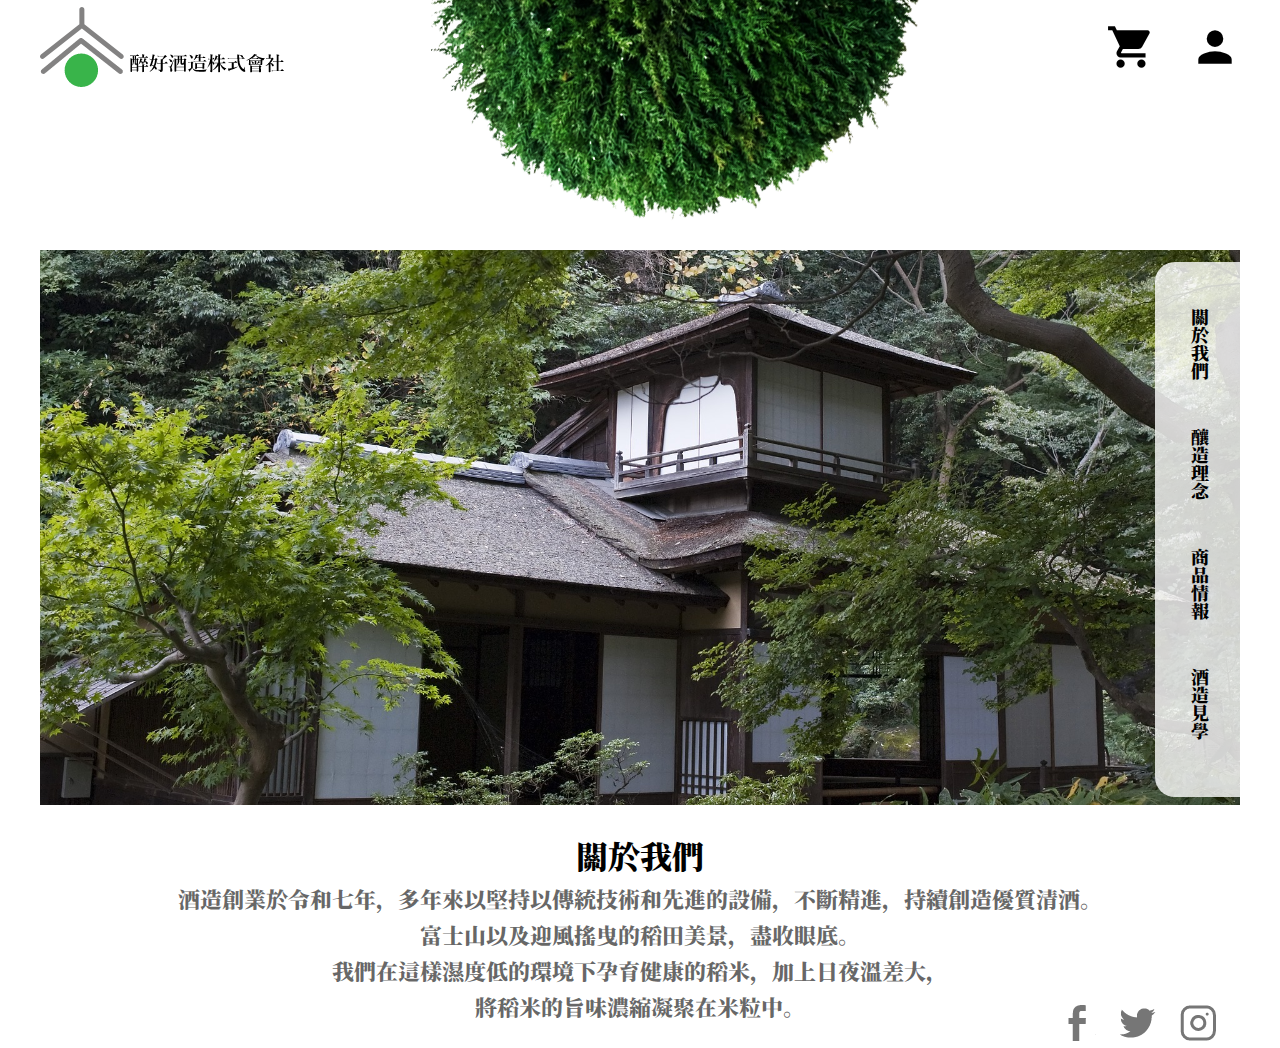
<file: about.html>
<!DOCTYPE html>
<html lang="en">
<head>
	<meta charset="UTF-8">
	<meta name="viewport" content="width=device-width, initial-scale=1.0">
	<link rel="stylesheet" href="css/about.css">
	<link rel="shortcut icon" type="image/x-icon" href="favicon-20210206034825620.png" />
	<link href="https://fonts.googleapis.com/icon?family=Material+Icons"
      rel="stylesheet">
   
	<title>醉好酒造株式會社</title>
</head>
<body>

	<div class="wrapper">

<!------------header ------------->

		<header>

			<a href="index.html" class="logo" title=""><img src="icon/LOGO@2x.png" alt=""></a>

			<div class="sugi"> <!-- =====球====== -->
			<!-- <img src="img/sugi_2@2x.png" alt=""> -->
			</div>
			
			<ul>
				<li><a href="product.html"><span class="material-icons">shopping_cart</span></a></li>
				<li><a href="#"><span class="material-icons">person</span></a></li>
			</ul>

		</header>

<!-- ------- 主照+主選單 ------------- -->

		<div class="main">

			<nav>
			<ul>
				<li><a href="about.html" title="">關於我們</a></li>

				<li><a href="concept.html" title="">釀造理念</a></li>

				<li><a href="product.html" title="">商品情報</a></li>

				<li><a href="tour.html" title="">酒造見學</a></li>
			</ul>
			</nav>
		

	<!----------------- 文字區 ------------->

		<article>
			<h1>關於我們</h1>

			<p>酒造創業於令和七年，多年來以堅持以傳統技術和先進的設備，不斷精進，持續創造優質清酒。<br>富士山以及迎風搖曳的稻田美景，盡收眼底。<br>
			我們在這樣濕度低的環境下孕育健康的稻米，加上日夜溫差大，<br>將稻米的旨味濃縮凝聚在米粒中。</p>
		
			<!-- <a href="#">Scroll</a> -->
			
		</article>

		</div>
			

		<!------------------ footer ------------------ -->

		<footer>
			<ul> 
				<li><a href="#" class="FB"></a></li>
				<li><a href="#" class="TB"></a></li>
				<li><a href="#" class="IG"></a></li>
			</ul>
			
		</footer>	

	</div>
	
</body>
</html>
</file>
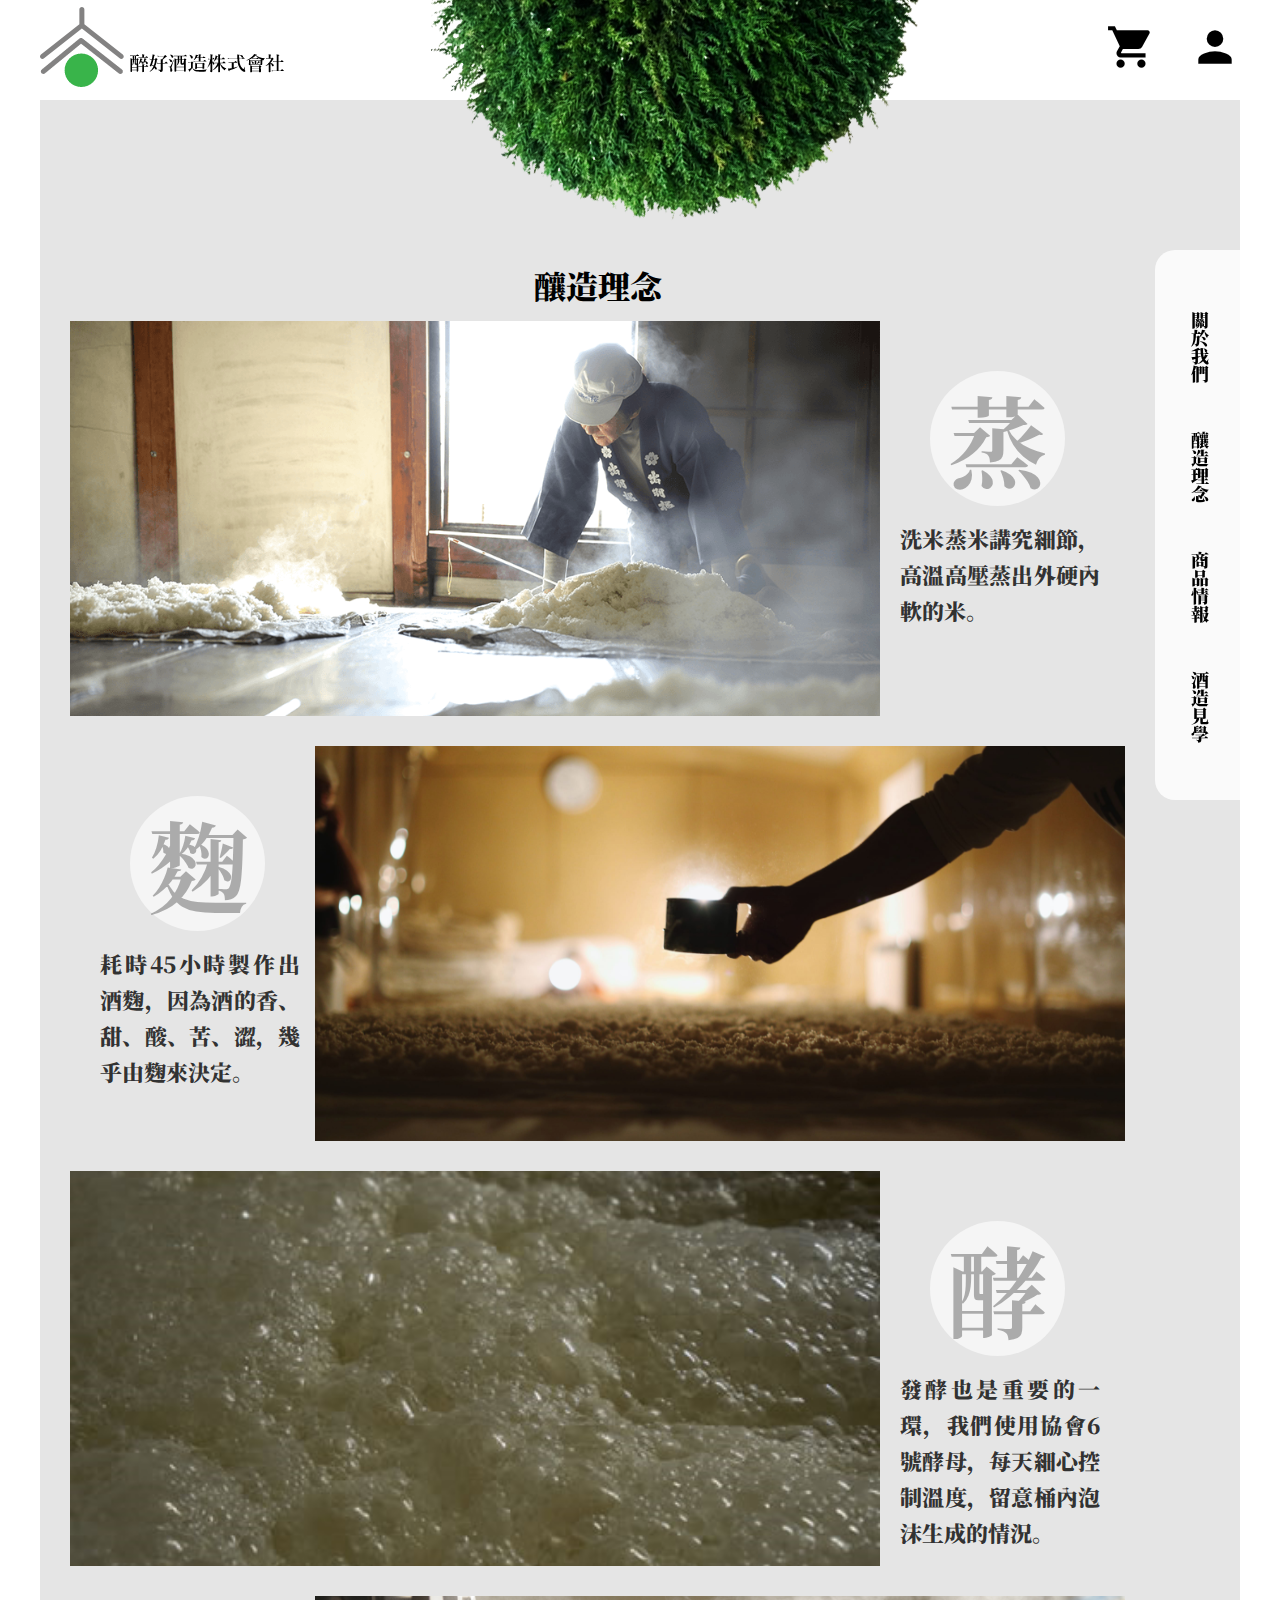
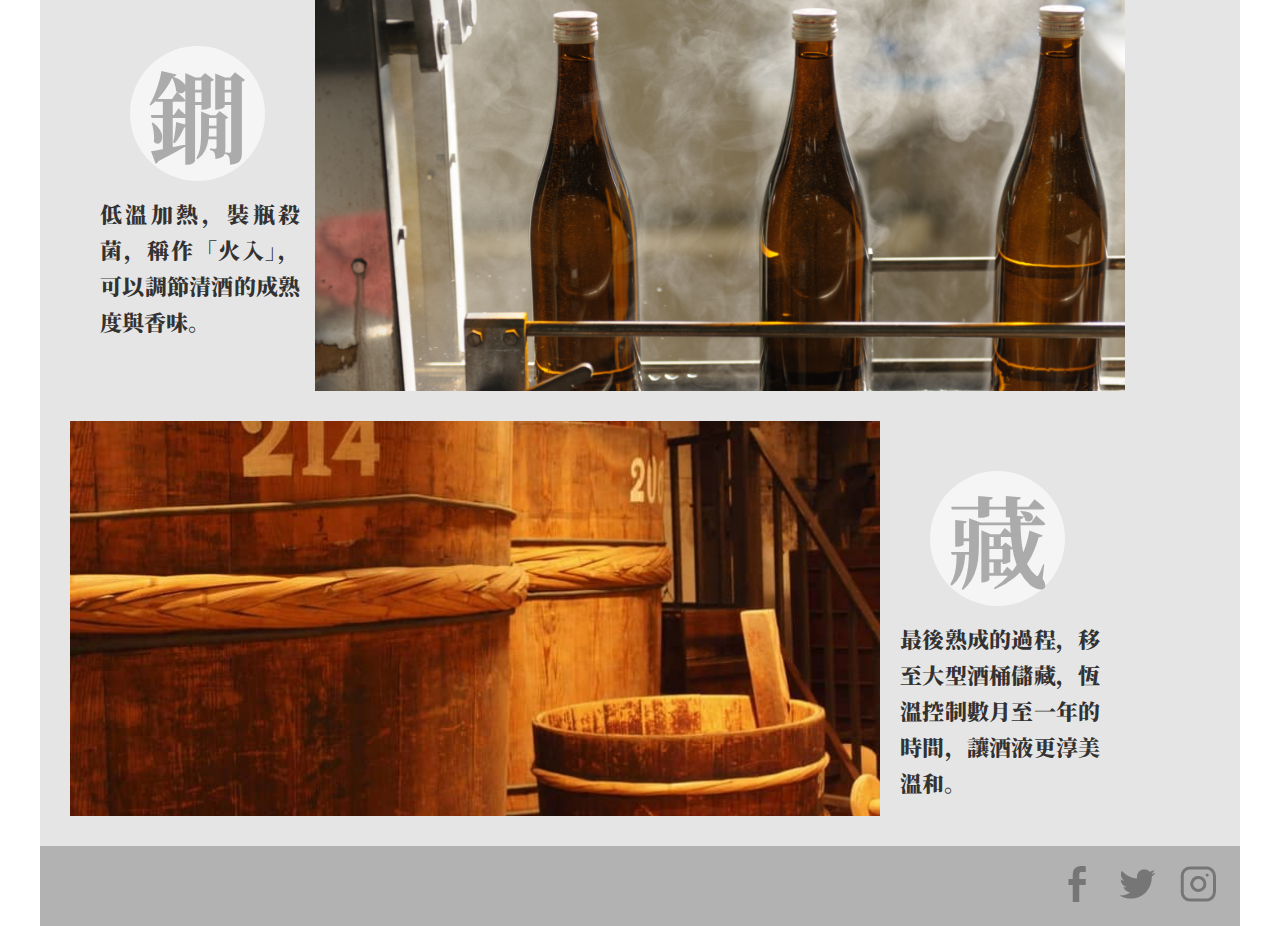
<file: concept.html>
<!DOCTYPE html>
<html lang="en">
<head>
	<meta charset="UTF-8">
	<meta name="viewport" content="width=device-width, initial-scale=1.0">
	<link rel="stylesheet" href="css/concept.css">
	<link rel="shortcut icon" type="image/x-icon" href="favicon-20210206034825620.png" />
	<link href="https://fonts.googleapis.com/icon?family=Material+Icons"
      rel="stylesheet">

	<title>醉好酒造株式會社</title>
</head>
<body>

	<div class="wrapper">

		<!------------ header---------->

		<header>
			<a href="index.html" class="logo" title=""><img src="icon/LOGO@2x.png" alt=""></a>

			<div class="sugi"> <!-- =====球====== -->
			<!-- <img src="img/sugi_2@2x.png" alt=""> -->
			</div>
			
			<ul>
				<li><a href="#"><span class="material-icons">shopping_cart</span></a></li>
				<li><a href="#"><span class="material-icons">person</span></a></li>
			</ul>

		</header>


		<!----------- 主照+主選單 ------------------>

		<div class="main">

			<nav>
				<ul>
				<li><a href="about.html" title="">關於我們</a></li>

				<li><a href="concept.html" title="">釀造理念</a></li>

				<li><a href="product.html" title="">商品情報</a></li>

				<li><a href="tour.html" title="">酒造見學</a></li>
				</ul>
			</nav>

		<!-- ----------文字區------------------>

		<article>
			<h1>釀造理念</h1>

			<section class="txt_1">
				<h2>蒸</h2>
				<p>洗米蒸米講究細節，高溫高壓蒸出外硬內軟的米。</p>
			</section>

			<section class="txt_2">
				<h2>麴</h2>
				<p>耗時45小時製作出酒麴，因為酒的香、甜、酸、苦、澀，幾乎由麴來決定。</p>
			</section>

			<section class="txt_3">
				<h2>酵</h2>
				<p>發酵也是重要的一環，我們使用協會6號酵母，每天細心控制溫度，留意桶內泡沫生成的情況。</p>
			</section>

			<section class="txt_4">
				<h2>鐗</h2>
				<p>低溫加熱，裝瓶殺菌，稱作「火入」，可以調節清酒的成熟度與香味。</p>
			</section>

				<section class="txt_5">
				<h2>藏</h2>
				<p>最後熟成的過程，移至大型酒桶儲藏，恆溫控制數月至一年的時間，讓酒液更淳美溫和。</p>
			</section>

		</article>

		</div>

		<!--------------- footer ----------->

		<footer>
			<ul> 
				<li><a href="#" class="FB"></a></li>
				<li><a href="#" class="TB"></a></li>
				<li><a href="#" class="IG"></a></li>
			</ul>
			
		</footer>
		




	</div>
	
</body>
</html>
</file>
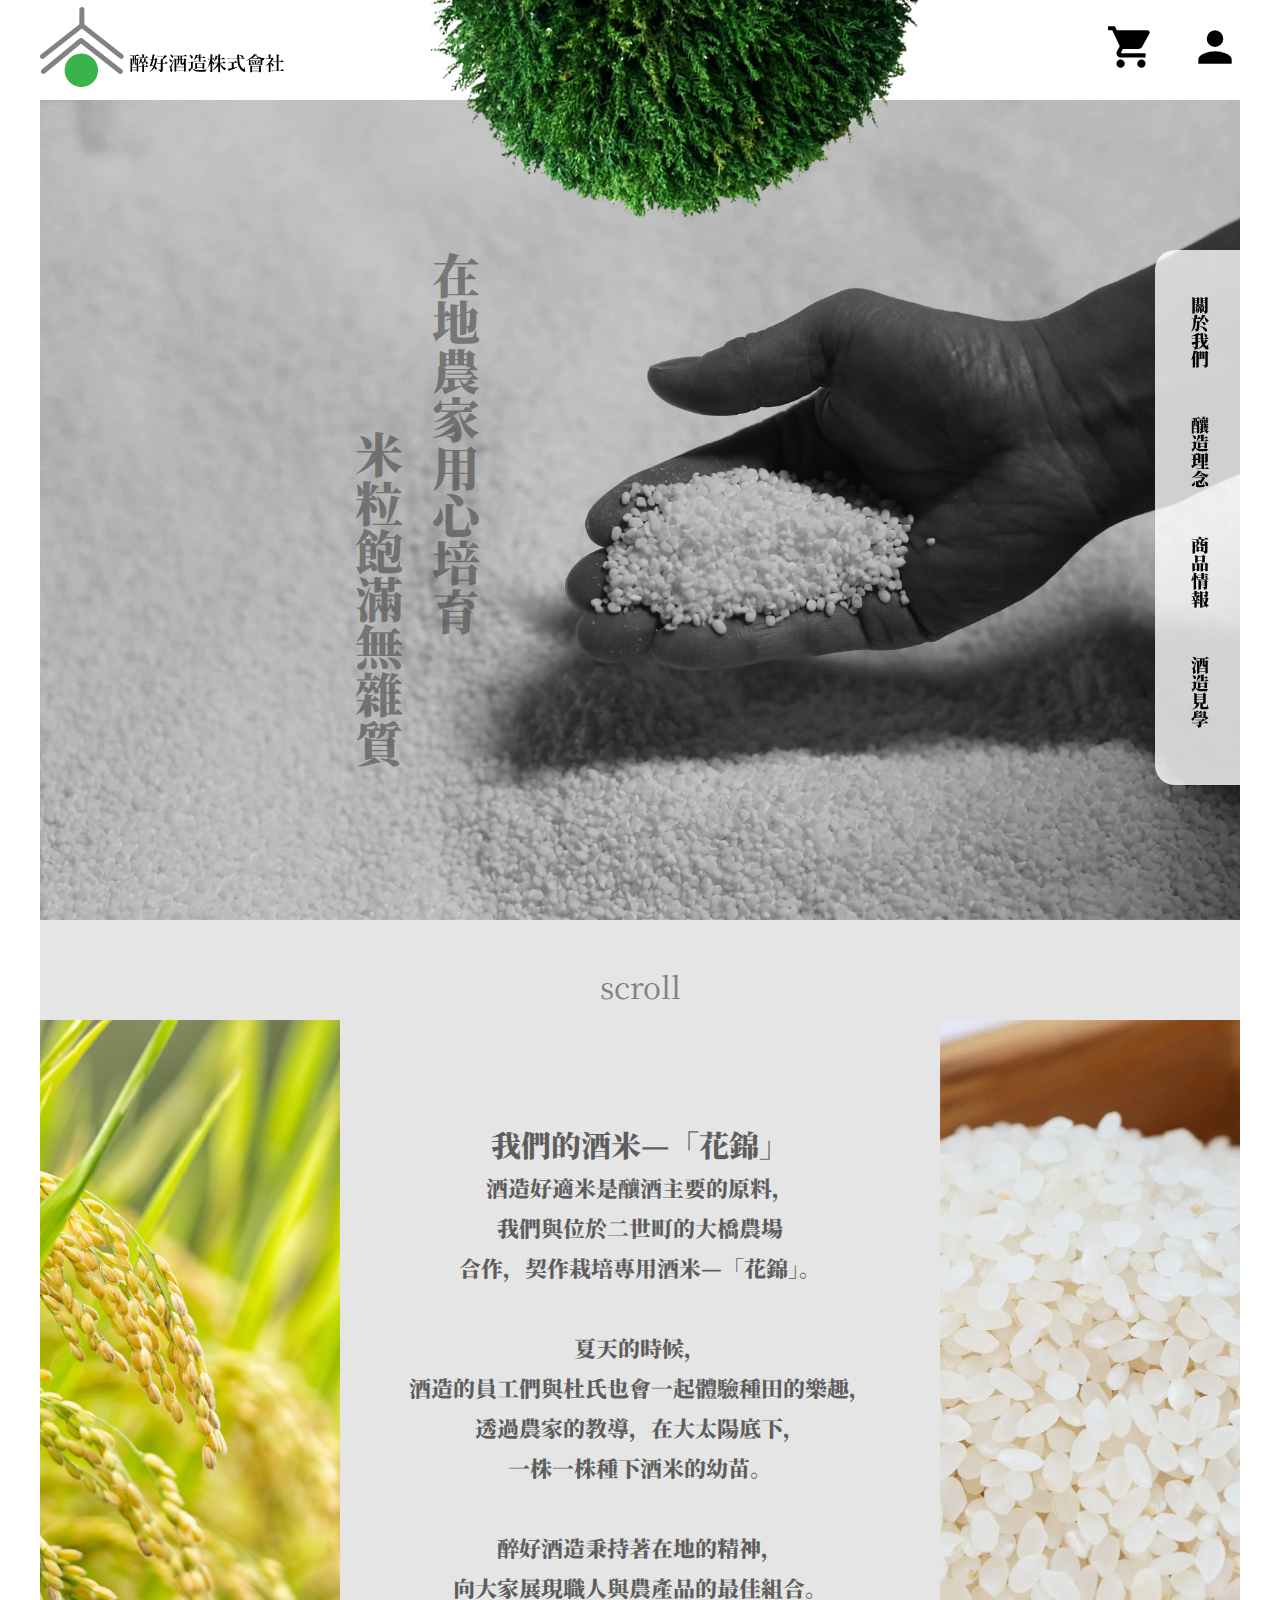
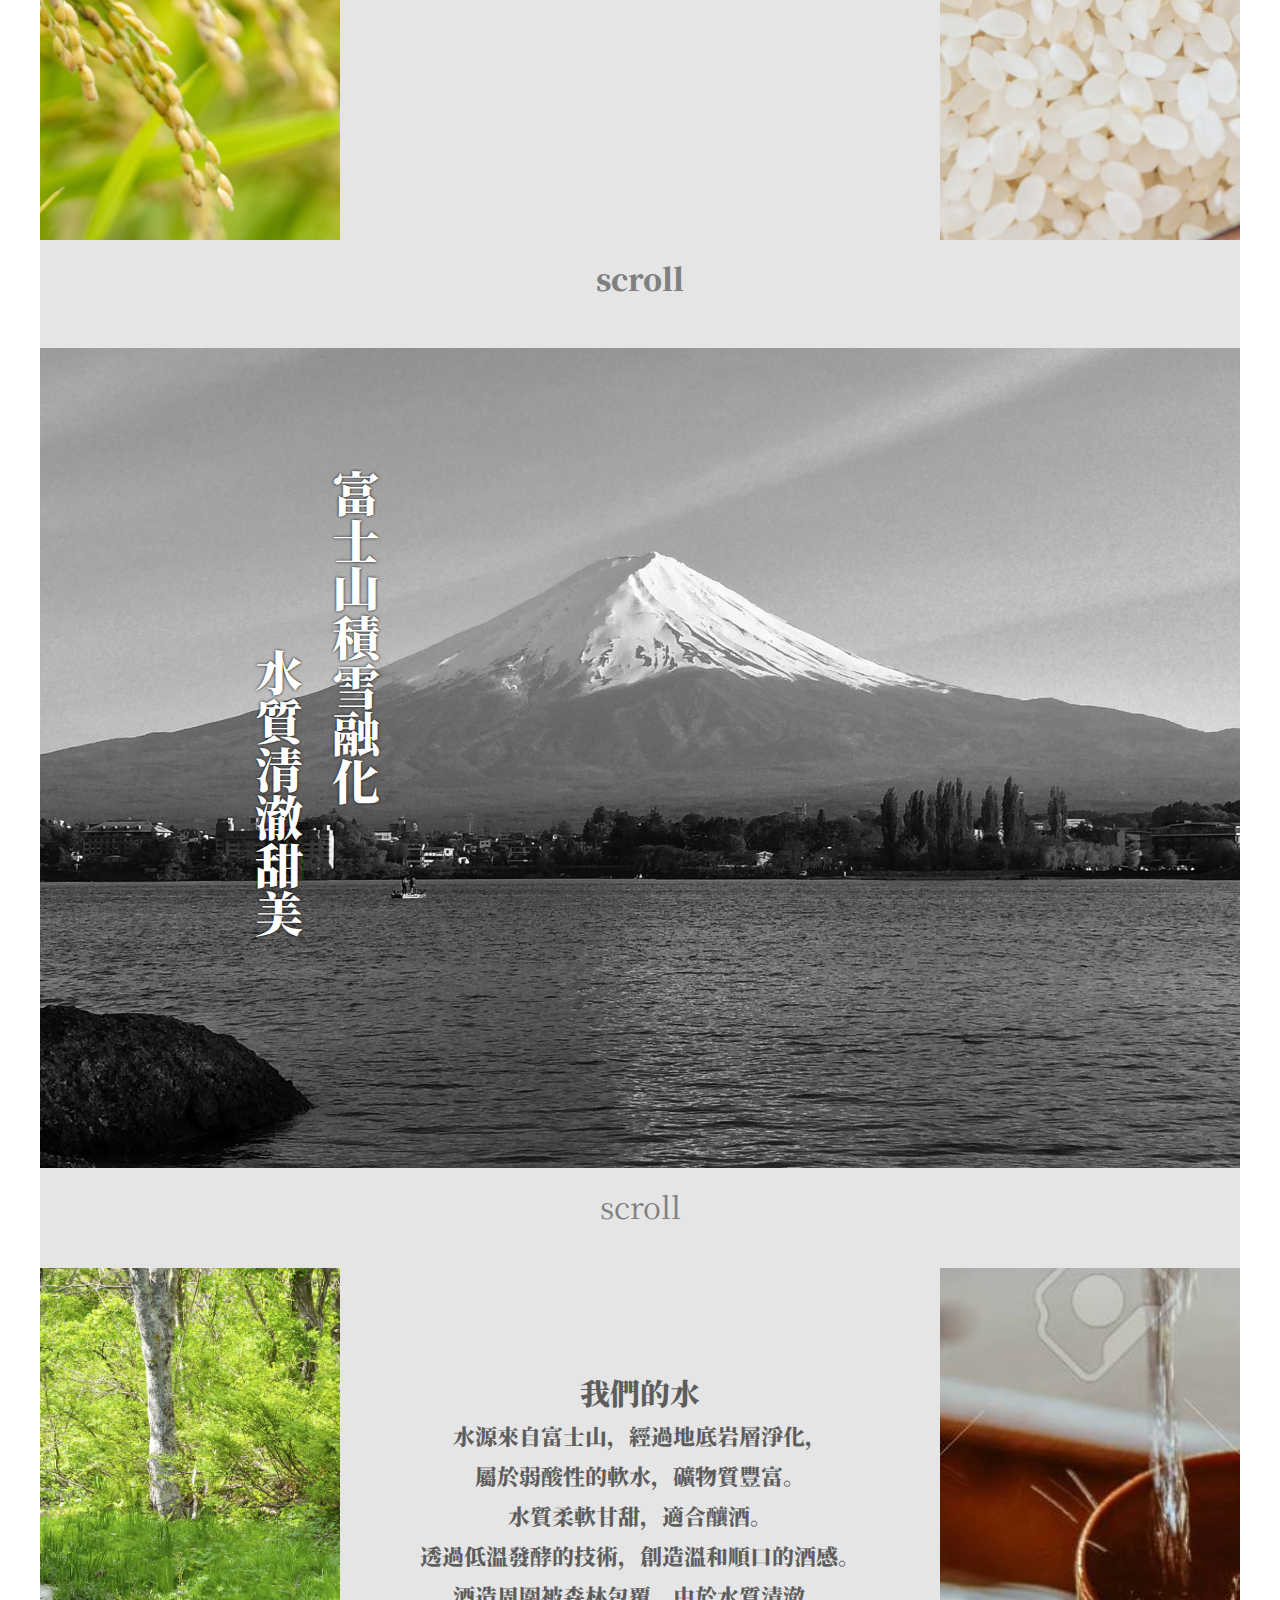
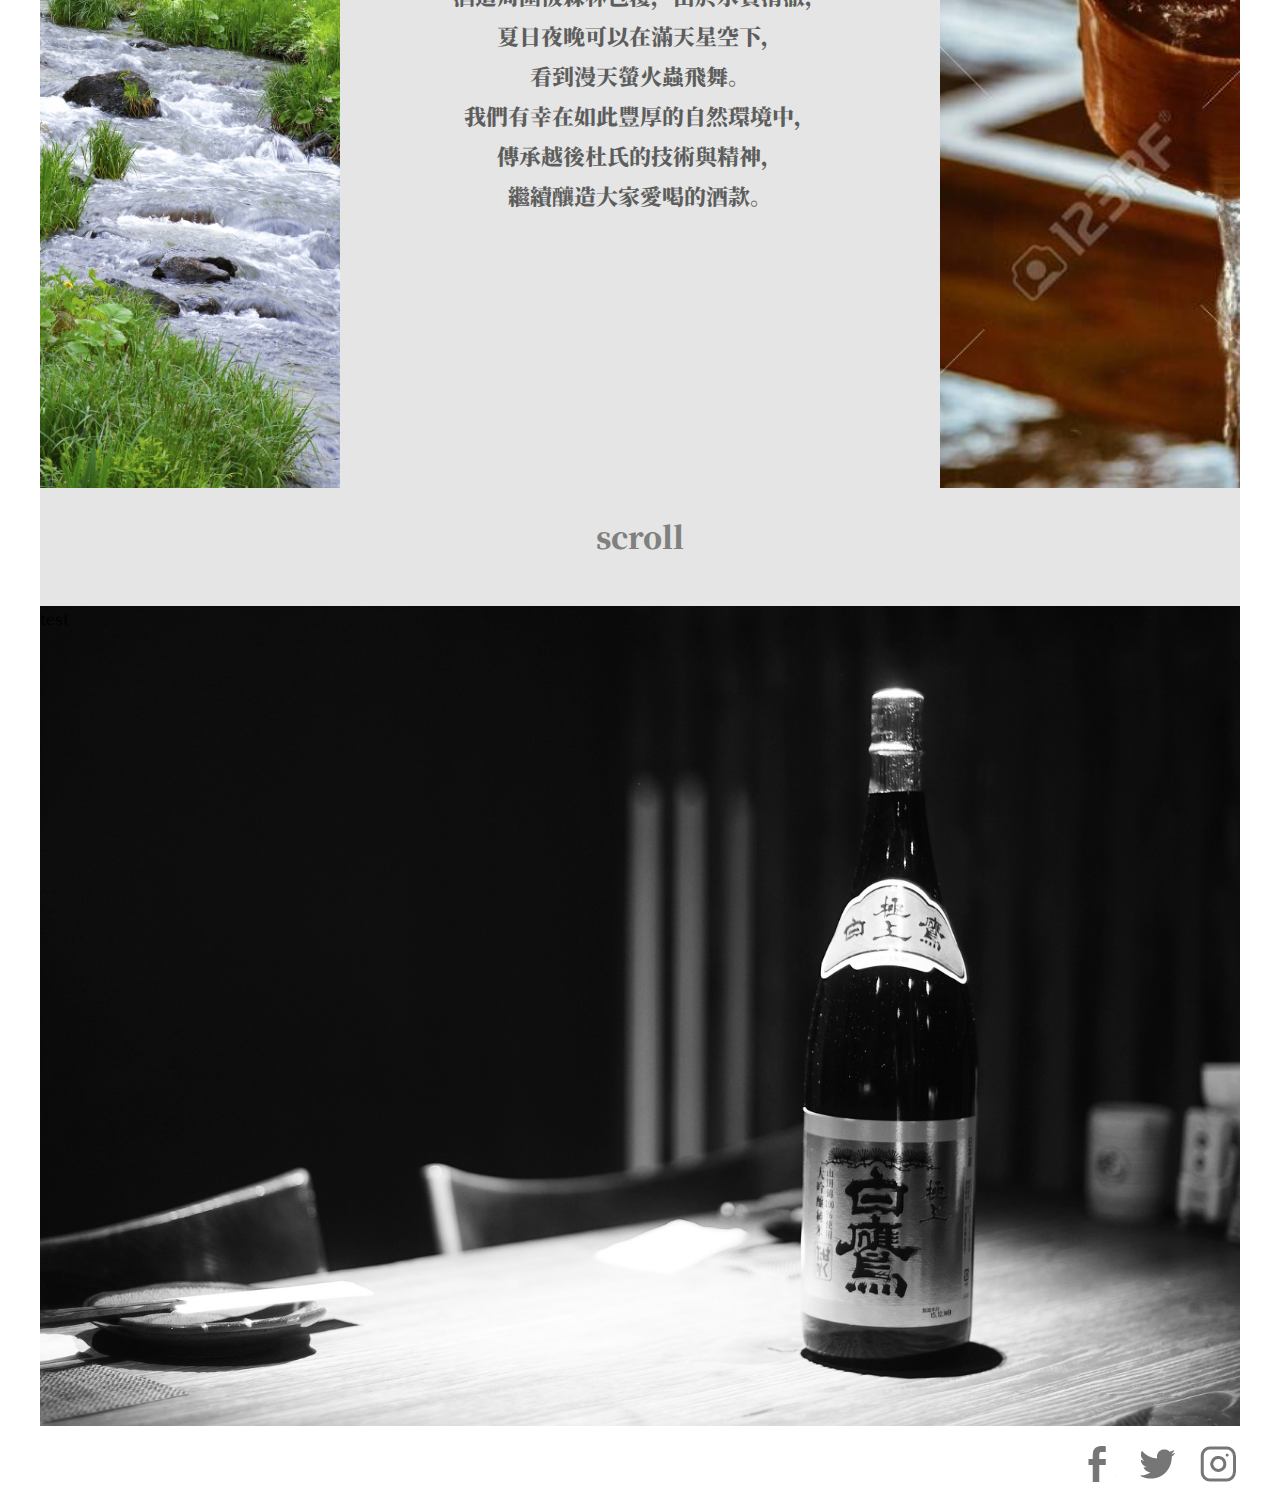
<file: index_2.html>
<!DOCTYPE html>
<html lang="en">
<head>
	<meta charset="UTF-8">
	<meta name="viewport" content="width=device-width, initial-scale=1.0">
	<link rel="stylesheet" href="css/index_2.css">
	<link rel="shortcut icon" type="image/x-icon" href="favicon-20210206034825620.png" />
	<link href="https://fonts.googleapis.com/icon?family=Material+Icons"
      rel="stylesheet">
	
	<title>醉好酒造株式會社</title>
</head>
<body>

	<div class="wrapper">

<!------------------ header ------------------>

		<header>

			<a href="index.html" class="logo" title=""><img src="icon/LOGO@2x.png" alt=""></a>

			<div class="sugi"> <!-- =====球====== -->
			<!-- <img src="img/sugi_2@2x.png" alt=""> -->
			</div>
			
			<ul>
				<li><a href="#"><span class="material-icons">shopping_cart</span></a></li>
				<li><a href="#"><span class="material-icons">person</span></a></li>
			</ul>

		</header>
		

<!------------- 主照+主選單 --------------->

		<div class="main">

			<nav>
				<ul>
				<li><a href="about.html" title="">關於我們</a></li>

				<li><a href="concept.html" title="">釀造理念</a></li>

				<li><a href="product.html" title="">商品情報</a></li>

				<li><a href="tour.html" title="">酒造見學</a></li>
				</ul>
			</nav>

			<article>

			<section class="rice">
				<h1>在地農家用心培育<br>&nbsp;&nbsp;&nbsp;&nbsp;&nbsp;&nbsp;&nbsp;&nbsp;&nbsp;&nbsp;&nbsp;&nbsp;&nbsp;&nbsp;&nbsp;米粒飽滿無雜質</h1>
				<a href="#">scroll</a>
			</section>


			<section class="rice2">

				<a href="#"><img src="img/rice_L@2x.png"  id="rice_L"></a>

				<a href="#"><img src="img/rice_R@2x.png" id="rice_R"></a>

				<h2>我們的酒米—「花錦」</h2>
				<p>酒造好適米是釀酒主要的原料，<br>我們與位於二世町的大橋農場<br>合作，契作栽培專用酒米—「花錦」。<br>
				<br>
				夏天的時候，<br>酒造的員工們與杜氏也會一起體驗種田的樂趣，<br>透過農家的教導，在大太陽底下，<br>一株一株種下酒米的幼苗。<br>
				<br>
				醉好酒造秉持著在地的精神，<br>向大家展現職人與農產品的最佳組合。<br>
				</p>

				</section>

			<section class="water">

				<h1>富士山積雪融化<br>&nbsp;&nbsp;&nbsp;&nbsp;&nbsp;&nbsp;&nbsp;&nbsp;&nbsp;&nbsp;&nbsp;&nbsp;&nbsp;&nbsp;&nbsp;水質清澈甜美</h1>
				<a href="#">scroll</a>
			</section>

			<section class="water2">

				<a href="#"><img src="img/water_L@2x.png"  id="water_L"></a>

				<a href="#"><img src="img/water_R@2x.png" id="water_R"></a>

				<h2>我們的水</h2>
				<p>水源來自富士山，經過地底岩層淨化，<br>屬於弱酸性的軟水，礦物質豐富。<br>
				水質柔軟甘甜，適合釀酒。<br>
				透過低溫發酵的技術，創造溫和順口的酒感。<br>

				酒造周圍被森林包覆，由於水質清澈，<br>
				夏日夜晚可以在滿天星空下，<br>
				看到漫天螢火蟲飛舞。<br>

				我們有幸在如此豐厚的自然環境中，<br>
				傳承越後杜氏的技術與精神，<br>
				繼續釀造大家愛喝的酒款。<br>	
				</p>	
				
			</section>

			<section class="product">

				<h1>test</h1>

			</section>
			
			</article>

		</div>

<!-------------- footer -------------->

		<footer>
			<ul> 
				<li><a href="#" class="FB"></a></li>
				<li><a href="#" class="TB"></a></li>
				<li><a href="#" class="IG"></a></li>
			</ul>
			
		</footer>

	</div>

</body>
</html>
</file>
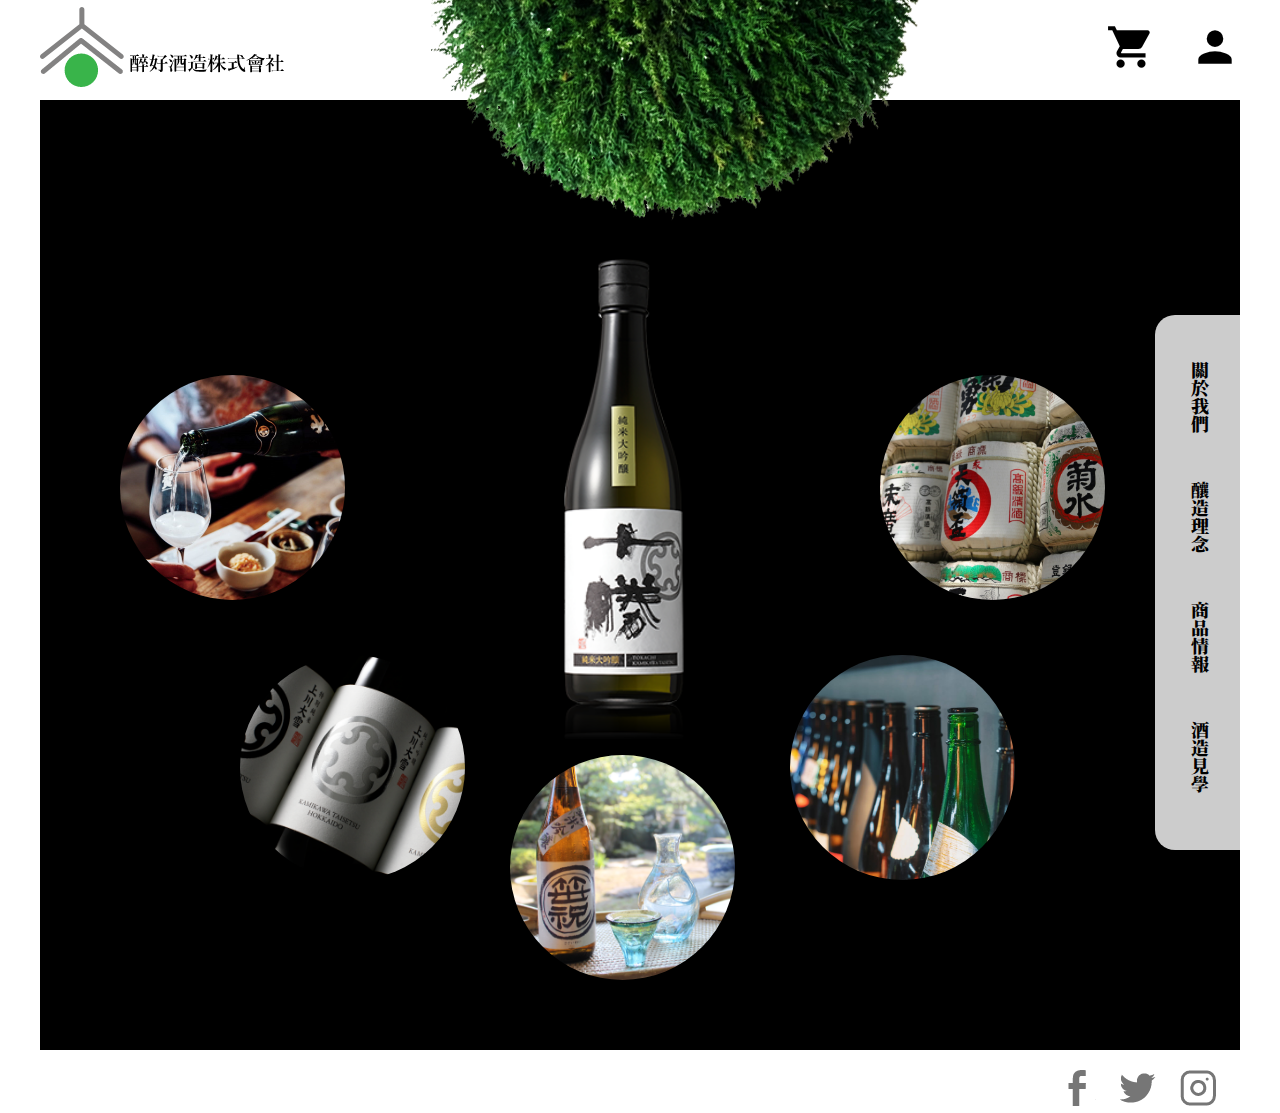
<file: product.html>
<!DOCTYPE html>
<html lang="en">
<head>
	<meta charset="UTF-8">
	<meta name="viewport" content="width=device-width, initial-scale=1.0">
	<link rel="stylesheet" href="css/product.css">
	<link rel="shortcut icon" type="image/x-icon" href="favicon-20210206034825620.png" />
	<link href="https://fonts.googleapis.com/icon?family=Material+Icons"
      rel="stylesheet">
	
	<title>醉好酒造株式會社</title>
</head>
<body>

	<div class="wrapper">

<!----------------- header -------------------->

	<header>

			<a href="index.html" class="logo" title=""><img src="icon/LOGO@2x.png" alt=""></a>

			<div class="sugi"> <!-- =====球====== -->
			<!-- <img src="img/sugi_2@2x.png" alt=""> -->
			</div>
			
			<ul>
				<li><a href="#"><span class="material-icons">shopping_cart</span></a></li>
				<li><a href="#"><span class="material-icons">person</span></a></li>
			</ul>

	</header>

<!------------------ 主照+主選單 ----------------->

		<div class="main">

			<nav>
			<ul>
				<li><a href="about.html" title="">關於我們</a></li>
				<li><a href="concept.html" title="">釀造理念</a></li>
				<li><a href="product.html" title="">商品情報</a></li>
				<li><a href="tour.html" title="">酒造見學</a></li>
			</ul>
			</nav>

			<!-- 產品區 -->

			<div class="Photo">

			<img src="img/product_2@2x.png" alt="">

			<section>
			<a href="product_2.html"><img src="img/P1@2x.png" alt=""></a>
			<h1>吟釀</h1>
			</section>

			<section>
			<a href="product_2.html"><img src="img/P2@2x.png" alt=""></a>
			<h1>本釀造</h1>
			</section>

			<section>
			<a href="product_2.html"><img src="img/P3@2x.png" alt=""></a>
			<h1>季節限定</h1>
			</section>

			<section>
			<a href="product_2.html"><img src="img/P4@2x.png" alt=""></a>
			<h1>純米</h1>
			</section>

			<section>
			<a href="product_2.html"><img src="img/P5@2x.png" alt=""></a>
			<h1>普通酒</h1>
			</section>
			
			</div>
		
		</div>
			
<!--------------- footer-------------------->

		<footer>
			<ul> 
				<li><a href="#" class="FB"></a></li>
				<li><a href="#" class="TB"></a></li>
				<li><a href="#" class="IG"></a></li>
			</ul>
			
		</footer>
		

	</div>
	
</body>
</html>
</file>
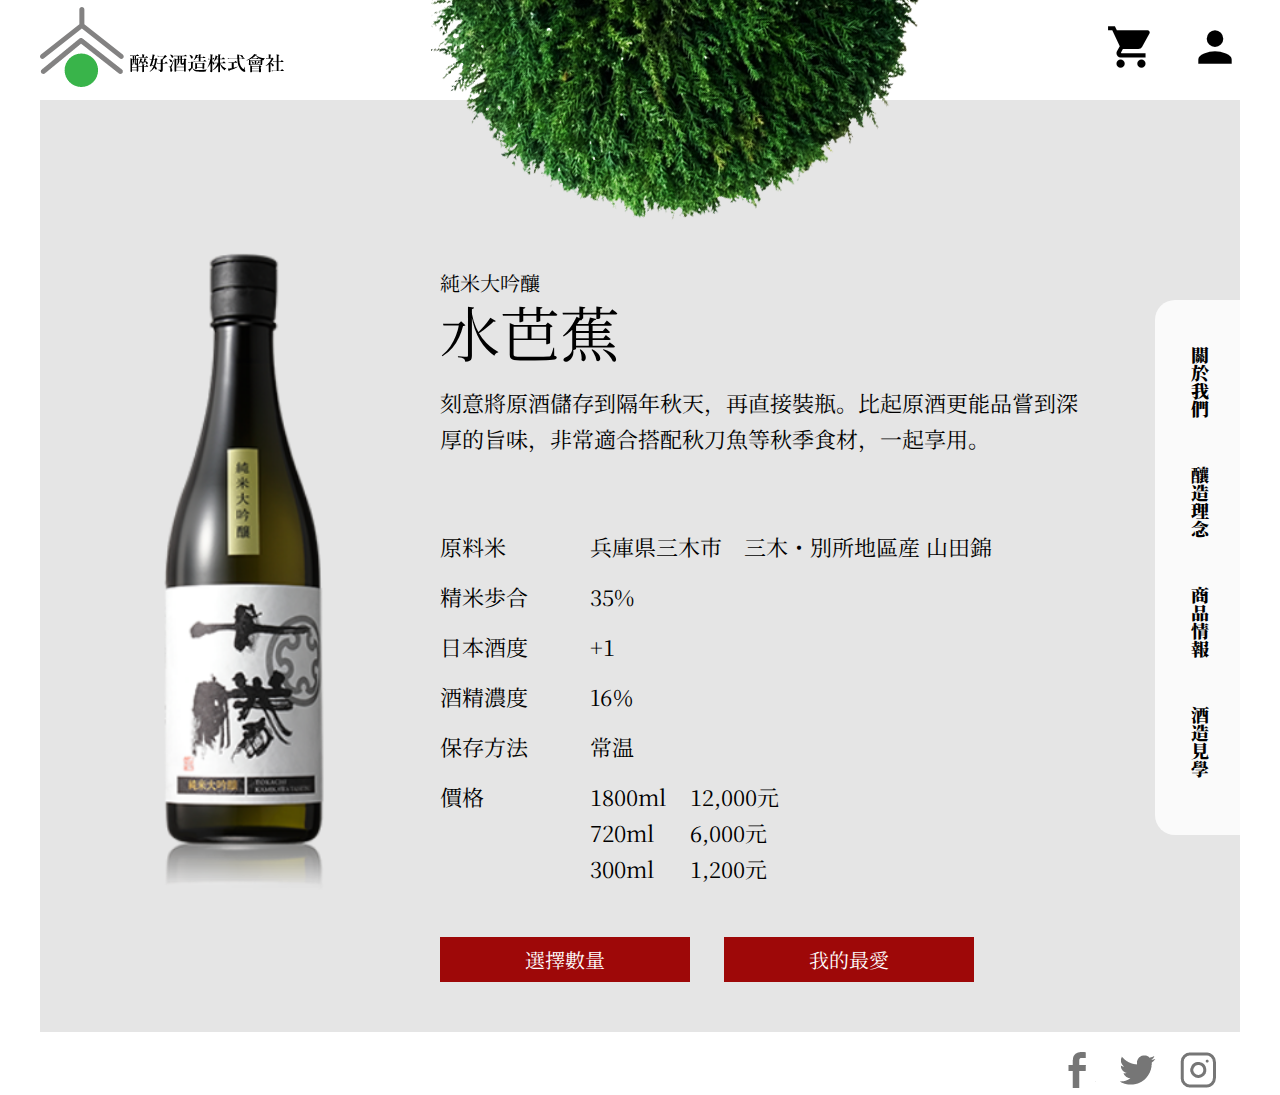
<file: product_2.html>
<!DOCTYPE html>
<html lang="en">
<head>
	<meta charset="UTF-8">
	<meta name="viewport" content="width=device-width, initial-scale=1.0">
	<link rel="stylesheet" href="css/product_2.css">
	<link rel="shortcut icon" type="image/x-icon" href="favicon-20210206034825620.png" />
	<link href="https://fonts.googleapis.com/icon?family=Material+Icons"
      rel="stylesheet">
	
	<title>醉好酒造株式會社</title>
</head>
<body>

	<div class="wrapper">

<!------------------- header -------------------->

	<header>

			<a href="index.html" class="logo" title=""><img src="icon/LOGO@2x.png" alt=""></a>

			<div class="sugi"> <!-- =====球====== -->
			<!-- <img src="img/sugi_2@2x.png" alt=""> -->
			</div>
			
			<ul>
				<li><a href="#"><span class="material-icons">shopping_cart</span></a></li>
				<li><a href="#"><span class="material-icons">person</span></a></li>
			</ul>

	</header>

<!---------------- 主照+主選單 ------------------->

		<div class="main">

			<nav>
			<ul>
				<li><a href="about.html" title="">關於我們</a></li>
				<li><a href="concept.html" title="">釀造理念</a></li>
				<li><a href="product.html" title="">商品情報</a></li>
				<li><a href="tour.html" title="">酒造見學</a></li>
			</ul>
			</nav>
			<!-------- 文字區 ----->

			<article>

			<h1><span>純米大吟釀</span>水芭蕉</h1>
			<br>
			<p>刻意將原酒儲存到隔年秋天，再直接裝瓶。比起原酒更能品嘗到深厚的旨味，非常適合搭配秋刀魚等秋季食材，一起享用。</p>
			<br>
			<br>
			<table>
				<tr>
					<th>原料米</th>
					<td>兵庫県三木市　三木・別所地區産  山田錦</td>
				</tr>
				<tr>
					<th>精米歩合</th>
					<td>35%</td>
				</tr>
				<tr>
					<th>日本酒度</th>
					<td>+1</td>
				</tr>
				<tr>
					<th>酒精濃度</th>
					<td>16％</td>
				</tr>
				<tr>
					<th>保存方法</th>
					<td>常温</td>
				</tr>
				<tr>
					<th>價格</th>
					<td> 1800ml&nbsp;&nbsp;&nbsp;&nbsp;12,000元<br>720ml&nbsp;&nbsp;&nbsp;&nbsp;&nbsp;&nbsp;6,000元<br>300ml&nbsp;&nbsp;&nbsp;&nbsp;&nbsp;&nbsp;1,200元
				</td>
				</tr>
			</table>

			</article>

			<a href="#" class="number">選擇數量</a>
			<a href="#" class="love">我的最愛</a>

		</div>
			

<!---------------- footer ------------------>

	<footer>
			<ul> 
				<li><a href="#" class="FB"></a></li>
				<li><a href="#" class="TB"></a></li>
				<li><a href="#" class="IG"></a></li>
			</ul>
			
	</footer>
		

	</div>
	
</body>
</html>
</file>
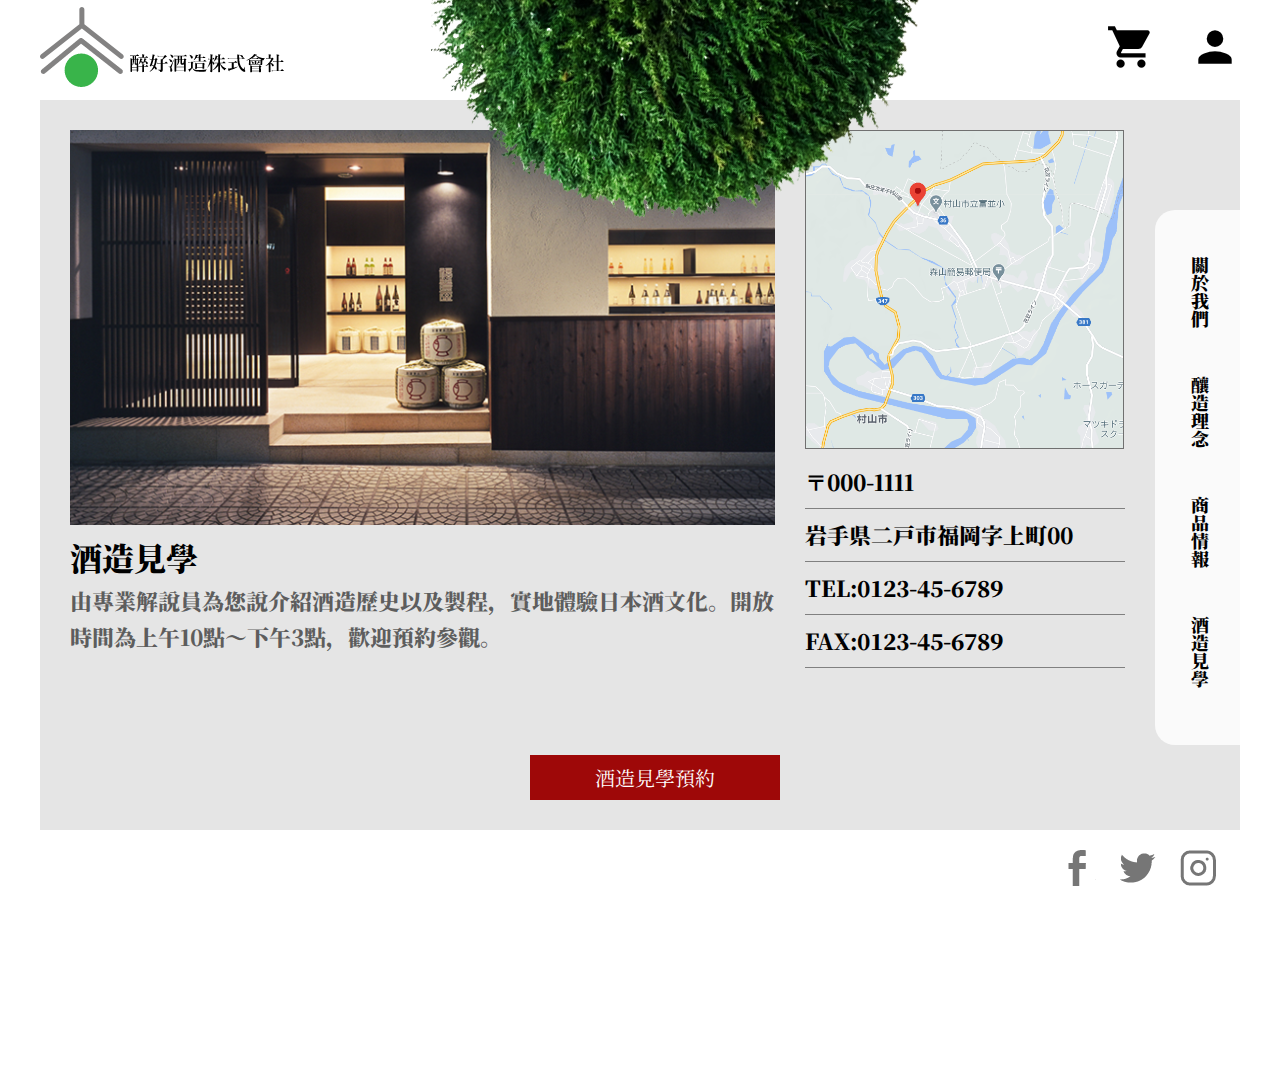
<file: tour.html>
<!DOCTYPE html>
<html lang="en">
<head>
	<meta charset="UTF-8">
	<meta name="viewport" content="width=device-width, initial-scale=1.0">
	<link rel="stylesheet" href="css/tour.css">
	<link rel="shortcut icon" type="image/x-icon" href="favicon-20210206034825620.png" />
	<link href="https://fonts.googleapis.com/icon?family=Material+Icons"
      rel="stylesheet">
 
	
	<title>醉好酒造株式會社</title>
</head>
<body>

	<div class="wrapper">

<!-------------- header--------------------->

		<header>
			<a href="index.html" class="logo" title=""><img src="icon/LOGO@2x.png" alt=""></a>

			<div class="sugi"> <!-- =====球====== -->
			<!-- <img src="img/sugi_2@2x.png" alt=""> -->
			</div>
			
			<ul>
				<li><a href="#"><span class="material-icons">shopping_cart</span></a></li>
				<li><a href="#"><span class="material-icons">person</span></a></li>
			</ul>

		</header>

<!------------------- 主照+主選單 --------------->
<div class="back">

		<div class="main">

			<nav>
			<ul>
				<li><a href="about.html" title="">關於我們</a></li>
				<li><a href="concept.html" title="">釀造理念</a></li>
				<li><a href="product.html" title="">商品情報</a></li>
				<li><a href="tour.html" title="">酒造見學</a></li>
			</ul>
			</nav>

		<!----------------- 文字區 ------------->

		<article class="txt">
			<img src="img/tourimage@2x.png" alt="">
			<h1>酒造見學</h1>
			<p>由專業解說員為您說介紹酒造歷史以及製程，實地體驗日本酒文化。開放時間為上午10點～下午3點，歡迎預約參觀。</p>
		
		</article>

		<article class="map">
			<img src="img/tourmap@2x.png" alt="">
			<p>〒000-1111</p>
			<p>岩手県二戸市福岡字上町00</p>
			<p>TEL:0123-45-6789</p>
			<p>FAX:0123-45-6789</p>
			
		</article>

	</div>

	<a href="#" class="tour">酒造見學預約</a>

</div>		

<!------------------- footer------------------->

		<footer>
			<ul> 
				<li><a href="#" class="FB"></a></li>
				<li><a href="#" class="TB"></a></li>
				<li><a href="#" class="IG"></a></li>
			</ul>
			
		</footer>
		

	</div>
	
</body>
</html>
</file>
<file: css/about.css>
@import url('reset.css');
@import url('https://fonts.googleapis.com/css2?family=Noto+Serif+JP&display=swap');


body{
	font-family:'Noto Serif JP', serif;
	line-height: 1.6;
	box-sizing: border-box;
}

.wrapper{
	width: 1200px;
	margin: 0 auto;
}

/*=====================header==================*/

header{
	width: 1200px;
	height: 100px;
	display: flex;
	justify-content: space-between;
	align-items:  center;
	position: relative;
	z-index: 888;
}

.logo{
	display: block;
}

.sugi { /*=====球==========*/
	width: 500px;
	height: 500px;
	background-image: url(../img/tama_test@2x.png);
	background-repeat: no-repeat;
	z-index:888;
	margin-bottom: 120px;	
}

header ul{

}

header li{
	display: inline-block;
	margin-left: 30px;
}

span.material-icons{
	color: black;
	font-size: 50px;
}
	
span.material-icons:hover{
	color: #39B44A;
	text-decoration: none;
}
	

/*================主照+主選單===============*/

.main{
	background-image: url(../img/about@2x.png);
	width: 1200px;
	height: 555px;
	background-repeat: no-repeat;
	margin-top: 150px;
}

nav{
	width: 85px;
	float: right;
}

nav ul{
	width: 85px;
	height: 520px;
	background-color: rgba(255,255,255,.8);
	border-radius: 20px 0 0 20px;
	margin-top: 12px;
	padding-top: 15px;
	/*position: fixed;*/
}

nav li a{
	display: block;
	width: 18px;
	height: 90px;
	margin: 30px 30px;
	writing-mode: vertical-lr;
	text-decoration: none;
	font-size: 18px;
	font-weight: 900;
	word-spacing: 3px;
	color: black;
	position: relative;
	/*color:#39B44A;*/
}

nav li a:before{
	content: "●";
	color:rgba(57,180,74,0);
	position: absolute;
}

nav li a:hover:before{
	color:rgba(57,180,74,1);
	animation: ball .5s linear infinite;
}

@keyframes ball{

	0%{top:-30px;}
	100%{top:-20px;}
}

/*=============================文字區================================*/

article{
	text-align: center;
	padding-top: 580px;
}

article h1{
	font-size: 32px;
	font-weight: 900;
}

article p{
	font-size: 22px;
	line-height: 36px;
	font-weight: 900;
	color: rgba(0,0,0,.6);
}

article a{
	display: block;
	text-decoration: none;
	font-size: 30px;
	color: rgba(0,0,0,.6);	
}

article a:hover{
	padding-top: 50px
}


/*===============footer===================*/

footer{
	padding-top: 200px;
	padding-left: 1000px;
}

footer ul{
}

footer li{
	display: inline-block;
	margin-left: 20px;
}

footer li a{
	display: block;
	width: 36px;
	height: 36px;
	background-image: url(../icon/socialmedia@2x.png);
}

footer a:hover{
	background-image: url(../icon/socialmedia_hover@2x.png);
}

.TB{background-position:-36px 0; }
.IG{background-position:-72px 0; }
</file>
<file: css/concept.css>
@import url('reset.css');
@import url('https://fonts.googleapis.com/css2?family=Noto+Serif+JP&display=swap');


body{
	font-family:'Noto Serif JP', serif;
	line-height: 1.6;
	box-sizing: border-box;
}

.wrapper{
	width: 1200px;
	height: 2520px;
	margin: 0 auto;
	/*background-color:rgba(0,0,0,.1);*/
}

/*===================header==================*/

header{
	width: 1200px;
	height: 100px;
	display: flex;
	justify-content: space-between;
	align-items:  center;
	position: relative;
	z-index: 888;
}

.logo{
	display: block;
}

.sugi { /*=====球==========*/
	width: 500px;
	height: 500px;
	background-image: url(../img/tama_test@2x.png);
	background-repeat: no-repeat;
	z-index:888;
	margin-bottom: 120px;	
}

header ul{

}

header li{
	display: inline-block;
	margin-left: 30px;
}

span.material-icons{
	color: black;
	font-size: 50px;
}
	
span.material-icons:hover{
	color: #39B44A;
	text-decoration: none;
}

/*===============主照+主選單=============*/
.main{
	background-color:rgba(0,0,0,.1);
	overflow: hidden;
}

nav{
	width: 85px;
	float: right;
}

nav ul{
	width: 85px;
	height: 520px;
	background-color: rgba(255,255,255,.8);
	border-radius: 20px 0 0 20px;
	position: fixed;
	margin-top: 150px;
	padding-top: 30px;
}

nav li a{
	display: block;
	width: 18px;
	height: 90px;
	margin: 30px 30px;
	writing-mode: vertical-lr;
	text-decoration: none;
	font-size: 18px;
	font-weight: 900;
	word-spacing: 3px;
	color: black;
	position: relative;
	
	/*color:#39B44A;*/
}

nav li a:nth-child(2){
	color:#39B44A;
}

nav li a:before{
	content: "●";
	color:rgba(57,180,74,0);
	position: absolute;
}

nav li a:hover:before{
	color:rgba(57,180,74,1);
	animation: ball .5s linear infinite;
}

@keyframes ball{

	0%{top:-30px;}
	100%{top:-20px;}
}

/*==================文字區=====================*/
article{
	margin-left:30px;
	padding-top:160px;
	width: 1055px;
	float: left;
}

article h1{
	font-size: 32px;
	font-weight: 900;
	text-align: center;
	padding-bottom: 10px;
}

section{
	width: 1055px;
	height: 395px;
	margin-bottom: 30px;
	padding: 50px 30px;
	box-sizing: border-box;
}

section h2{
	font-size: 100px;
	font-weight: 700;
	line-height: 135px;
	color: rgba(0,0,0,.3);
	width: 135px;
	height: 135px;
	text-align: center;
	background-color: rgba(255,255,255,.6);
	border-radius: 100px;
	margin: 0 auto;
}

section p{
	font-size: 22px;
	line-height: 36px;
	font-weight: 900;
	color: rgba(0,0,0,.8);
	width: 200px;
	text-align: justify;
	padding-top: 15px;
}

.txt_1{
			background: url(../img/concept_1@2x.png) no-repeat
			left center;
}

.txt_2{
			background: url(../img/concept_2@2x.png) no-repeat 
			right center;
}
.txt_3{
			background: url(../img/concept_3@2x.png) no-repeat
			left center;
}
	
.txt_4{
			background: url(../img/concept_4@2x.png) no-repeat
			right center;
}

.txt_5{background: url(../img/concept_5@2x.png) no-repeat
			left center;}


.txt_1 {padding-left: 830px;}
.txt_3 {padding-left: 830px;}
.txt_5 {padding-left: 830px;}

.txt_2 {padding-right: 830px;}
.txt_4 {padding-right: 830px;}

/*=================footer=================*/

footer{
	height: 80px;
	background-color:rgba(0,0,0,.3);
}

footer ul{
	margin-left: 1000px;
	padding-top: 20px;
}

footer li{
	display: inline-block;
	margin-left: 20px;
}

footer li a{
	display: block;
	width: 36px;
	height: 36px;
	background-image: url(../icon/socialmedia@2x.png);
}

footer a:hover{
	background-image: url(../icon/socialmedia_hover@2x.png);
}

.TB{background-position:-36px 0; }
.IG{background-position:-72px 0; }
</file>
<file: css/index_2.css>
@import url("reset.css");
@import url('https://fonts.googleapis.com/css2?family=Noto+Serif+JP&display=swap');


body{
	font-family:'Noto Serif JP', serif;
	line-height: 1.6;
	box-sizing: border-box;
}

.wrapper{
	width: 1200px;
	margin: 0 auto;
}

/*==================header=================*/

header{
	display: flex;
	justify-content: space-between;
	align-items: center;
	width: 1200px;
	height: 100px;
	position: relative;
	z-index: 888;
}

.logo{
	display: block;
}

.sugi { /*=====球==========*/
	width: 500px;
	height: 500px;
	background-image: url(../img/tama_test@2x.png);
	background-repeat: no-repeat;
	z-index:888;
	margin-bottom: 120px;	
}

header ul{
}
	

header li{
	display: inline-block;
	margin-left: 30px;
}

span.material-icons{
	color: black;
	font-size: 50px;
}
	
span.material-icons:hover{
	color: #39B44A;
	text-decoration: none;
}


/*===================主照+主選單================*/

.main{
	overflow: hidden;
	background-color: rgba(0,0,0,.1);
}

nav{
	width: 85px;
	float: right;
}

nav ul{
	width: 85px;
	height: 520px;
	background-color: rgba(255,255,255,.8);
	border-radius: 20px 0 0 20px;
	margin-top: 150px;
	padding-top: 15px;
	position: relative;
	z-index: 888;
	position: fixed;
}

nav li a{
	display: block;
	width: 18px;
	height: 90px;
	margin: 30px 30px;
	writing-mode: vertical-lr;
	text-decoration: none;
	font-size: 18px;
	font-weight: 900;
	word-spacing: 3px;
	color: black;
	position: relative;
	/*color:#39B44A;*/
}

nav li a:before{
	content: "●";
	color:rgba(57,180,74,0);
	position: absolute;
}

nav li a:hover:before{
	color:rgba(57,180,74,1);
	animation: ball .5s linear infinite;
}

@keyframes ball{

	0%{top:-30px;}
	100%{top:-20px;}
}

article{
	width: 1000px;
	float: left;

}

.rice{
	background-image: url(../img/rice_bg@2x.png);
	background-repeat: no-repeat;
	width: 1200px;
	height: 820px;
}

.rice h1{
	writing-mode: vertical-rl;
	font-size: 48px;
	font-weight: 900;
	color: rgba(70,70,70,.6);
	padding-left:300px;
	padding-top: 150px;
}

.rice a{
	display: block;
	text-decoration: none;
	width: 150px;
	height: 40px;
	line-height: 40px;
	margin: 200px auto;
	font-size: 30px;
	text-align: center;
	color: gray;
}

.rice2{
	width: 1800px;
	position: relative;
	left: -300px;
	clear: both;
	padding-top: 100px;
}

#rice_L{
	width:600px;
	display: block;
	float: left;
}

#rice_R{
	width:600px;
	display: block;
	float: right;
}

.rice2 h2{
	width: 1800px;
	text-align: center;
	font-weight: 900;
	font-size: 30px;
	color: rgba(0,0,0,.6);
	padding-top: 100px;
}

.rice2 p{
	width: 1800px;
	text-align: center;
	font-weight: 900;
	font-size: 22px;
	line-height: 40px;
	color: rgba(0,0,0,.6);
}

.rice2 p:after{
	content: "scroll";
	display: block;
	width: 150px;
	height: 40px;
	line-height: 40px;
	margin: 250px auto 0 auto;
	font-size: 30px;
	text-align: center;
	color: gray;
}

.water{
	background-image: url(../img/fuji@2x.png);
	background-repeat: no-repeat;
	width: 1200px;
	height: 820px;
	margin-top: 50px;
}


.water h1{
	writing-mode: vertical-rl;
	font-size: 48px;
	font-weight: 900;
	color: white;
	padding-left:200px;
	padding-top: 120px;
	text-shadow: black  0px 0px  3px;
}

.water a{
	display: block;
	text-decoration: none;
	width: 150px;
	height: 40px;
	line-height: 40px;
	margin: 250px auto;
	font-size: 30px;
	text-align: center;
	color: gray;
}

.water2{
	width: 1800px;
	position: relative;
	left: -300px;
	padding-top: 100px;
}

#water_L{
	width:600px;
	display: block;
	float: left;
	
}

#water_R{
	width:600px;
	display: block;
	float: right;
	
}

.water2 h2{
	width: 1800px;
	text-align: center;
	font-weight: 900;
	font-size: 30px;
	color: rgba(0,0,0,.6);
	padding-top: 100px;
}

.water2 p{
	width: 1800px;
	text-align: center;
	font-weight: 900;
	font-size: 22px;
	line-height: 40px;
	color: rgba(0,0,0,.6);
}

.water2 p:after{
	content: "scroll";
	display: block;
	width: 150px;
	height: 40px;
	line-height: 40px;
	margin: 300px auto 0 auto;
	font-size: 30px;
	text-align: center;
	color: gray;
}

.product{
	background-image: url(../img/product@2x.png);
	background-repeat: no-repeat;
	width: 1200px;
	height: 820px;
	margin-top: 50px;
}

/*=========footer=============*/

footer{
	clear: both;
	padding-top: 20px;
}

footer ul{
	margin-left: 1020px;
}

footer li{
	display: inline-block;
	margin-left: 20px;
}

footer li a{
	display: block;
	width: 36px;
	height: 36px;
	background-image: url(../icon/socialmedia@2x.png);
}

footer a:hover{
	background-image: url(../icon/socialmedia_hover@2x.png);
}

.TB{background-position:-36px 0; }
.IG{background-position:-72px 0; }
</file>
<file: css/product.css>
@import url('reset.css');
@import url('https://fonts.googleapis.com/css2?family=Noto+Serif+JP&display=swap');


body{
	font-family:'Noto Serif JP', serif;
	line-height: 1.6;
	box-sizing: border-box;
}

.wrapper{
	width: 1200px;
	margin: 0 auto;
}

/*=======================header=======================*/

header{
	width: 1200px;
	height: 100px;
	display: flex;
	justify-content: space-between;
	align-items:  center;
	position: relative;
	z-index: 888;
}

.logo{
	display: block;
}

.sugi { /*=====球==========*/
	width: 500px;
	height: 500px;
	background-image: url(../img/tama_test@2x.png);
	background-repeat: no-repeat;
	z-index:888;
	margin-bottom: 120px;	
}

header ul{
}

header li{
	display: inline-block;
	margin-left: 30px;
}

span.material-icons{
	color: black;
	font-size: 50px;
}
	
span.material-icons:hover{
	color: #39B44A;
	text-decoration: none;
}

/*====================主照+主選單=================*/

.main{
	width: 1200px;
	background-color:black;
	overflow: hidden;
	/*border: 1px solid red;*/
}

nav{
	width: 85px;
	float: right;
}

nav ul{
	width: 85px;
	height: 520px;
	background-color: rgba(255,255,255,.8);
	border-radius: 20px 0 0 20px;
	margin-top: 215px;
	padding-top: 15px;
	/*position: fixed;*/
}

nav li a{
	display: block;
	width: 18px;
	height: 90px;
	margin: 30px 30px;
	writing-mode: vertical-lr;
	text-decoration: none;
	font-size: 18px;
	font-weight: 900;
	word-spacing: 3px;
	color: black;
	position: relative;
	/*color:#39B44A;*/
}

nav li a:before{
	content: "●";
	color:rgba(57,180,74,0);
	position: absolute;

}

nav li a:hover:before{
	color:rgba(57,180,74,1);
	animation: ball .5s linear infinite;
}

@keyframes ball{

	0%{top:-30px;}
	100%{top:-20px;}
}

.Photo{
	width:1100px;
	height: 950PX;
	position: relative;
}

.Photo >img{
	display: block;
	width: 302px;
	position: absolute;
	top: 150px;
	left: 430px;
}


section{
	width: 230px;
	height: 230px;
	position: relative;
}

section>a{
	display: block;
	width: 230px;
	height: 230px;
	position:absolute;
	z-index: 888;
}

section h1{
	font-size: 30px;
	font-weight: 900;
	color: white;
	width: 230px;
	line-height: 230px;
	text-align: center;
	position: absolute;
  	left:0;
  	top: 0;

}

.Photo>section{
	position: absolute;
	top:275px;
	right:30px;
}

section:nth-child(2){
	position: absolute;
	top:275px;
	left:80px;
}

section:nth-child(3){
	position: absolute;
	top:555px;
	left:200px;
}

section:nth-child(4){
	position: absolute;
	top:655px;
	left:470px;
}

section:nth-child(5){
	position: absolute;
	top:555px;
	left:750px;
}

section a{
	/*display: block;
	width: 250px;
	height: 250px;
	border-radius: 150px;
	border: 3px solid white;*/
	z-index: 1;
}

section a:hover{
	opacity: .3;

}

/*=============================社群連結==============================*/

footer{
	padding-top: 20px;
	padding-left: 1000px;
}

footer ul{
}

footer li{
	display: inline-block;
	margin-left: 20px;
}

footer li a{
	display: block;
	width: 36px;
	height: 36px;
	background-image: url(../icon/socialmedia@2x.png);
}

footer a:hover{
	background-image: url(../icon/socialmedia_hover@2x.png);
}

.TB{background-position:-36px 0; }
.IG{background-position:-72px 0; }
</file>
<file: css/product_2.css>
@import url('reset.css');
@import url('https://fonts.googleapis.com/css2?family=Noto+Serif+JP&display=swap');

body{
	font-family:'Noto Serif JP', serif;
	line-height: 1.6;
	box-sizing: border-box;
}

.wrapper{
	width: 1200px;
	height: 1080px;
	margin: 0 auto;
}

/*======================header=======================*/

header{
	width: 1200px;
	height: 100px;
	display: flex;
	justify-content: space-between;
	align-items:  center;
	position: relative;
	z-index: 888;
}

.logo{
	display: block;
}

.sugi { /*=====球==========*/
	width: 500px;
	height: 500px;
	background-image: url(../img/tama_test@2x.png);
	background-repeat: no-repeat;
	z-index:888;
	margin-bottom: 120px;	
}

header ul{

}

header li{
	display: inline-block;
	margin-left: 30px;
}

span.material-icons{
	color: black;
	font-size: 50px;
}
	
span.material-icons:hover{
	color: #39B44A;
	text-decoration: none;
}
	
/*=================主照+主選單===================*/

.main{
	width: 1200px;
	background-color:rgba(0,0,0,.1);
	background-image: url(../img/product_2@2x.png);
	background-repeat: no-repeat;
	background-size: 400px auto;
	background-position: left center;
}

nav{
	width: 85px;
	float: right;
}

nav ul{
	width: 85px;
	height: 520px;
	background-color: rgba(255,255,255,.8);
	border-radius: 20px 0 0 20px;
	margin-top: 200px;
	padding-top: 15px;
	/*position: fixed;*/
}

nav li a{
	display: block;
	width: 18px;
	height: 90px;
	margin: 30px 30px;
	writing-mode: vertical-lr;
	text-decoration: none;
	font-size: 18px;
	font-weight: 900;
	word-spacing: 3px;
	color: black;
	position: relative;
	/*color:#39B44A;*/
}

nav li a:before{
	content: "●";
	color:rgba(57,180,74,0);
	position: absolute;

}

nav li a:hover:before{
	color:rgba(57,180,74,1);
	animation: ball .5s linear infinite;
}

@keyframes ball{

	0%{top:-30px;}
	100%{top:-20px;}
}

article{
	float: left;
	width: 650px;
	font-size: 22px;
	line-height: 36px;
	margin-top: 150px;
	margin-left: 400px;
}

article h1{
	font-size: 60px;
}

article span{
	font-size: 20px;
	margin-bottom: 3px;
	display: block;
	width: 150px;
	height: 60px;
	line-height: 65px;
}
	
th{
	width: 150px;
	height: 50px;
	text-align: left;	
}

.number,.love{
	clear: both;
	display:inline-block;
	width: 250px;
	height: 45px;
	margin: 50px auto;
	text-decoration: none;
	font-size: 20px;
	text-align: center;
	line-height: 45px;
	background-color: #9E0808;
	color:white;
}

.number{
	margin-left: 400px;
}

.love{
	margin-left: 30px;
}

.number:hover{
	background-color: black;
}

.love:hover{
	background-color: black;
}


/*=============================社群連結==============================*/

footer{
	padding-top: 20px;
	padding-left: 1000px;
}

footer ul{
}

footer li{
	display: inline-block;
	margin-left: 20px;
}

footer li a{
	display: block;
	width: 36px;
	height: 36px;
	background-image: url(../icon/socialmedia@2x.png);
}

footer a:hover{
	background-image: url(../icon/socialmedia_hover@2x.png);
}

.TB{background-position:-36px 0; }
.IG{background-position:-72px 0; }
</file>
<file: css/tour.css>
@import url('reset.css');
@import url('https://fonts.googleapis.com/css2?family=Noto+Serif+JP&display=swap');


body{
	font-family:'Noto Serif JP', serif;
	line-height: 1.6;
	box-sizing: border-box;
}

.wrapper{
	width: 1200px;
	height: 1080px;
	margin: 0 auto;
}

/*=======================header======================*/

header{
	width: 1200px;
	height: 100px;
	display: flex;
	justify-content: space-between;
	align-items:  center;
	position: relative;
	z-index: 888;
}

.logo{
	display: block;
}

.sugi { /*=====球==========*/
	width: 500px;
	height: 500px;
	background-image: url(../img/tama_test@2x.png);
	background-repeat: no-repeat;
	z-index:888;
	margin-bottom: 120px;	
}

header ul{

}

header li{
	display: inline-block;
	margin-left: 30px;
}

span.material-icons{
	color: black;
	font-size: 50px;
}
	
span.material-icons:hover{
	color: #39B44A;
	text-decoration: none;
}
	

/*==================主照+主選單====================*/
.back{
	width: 1200px;
	background-color:rgba(0,0,0,.1);
	padding-bottom: 30px;
	padding-left: 30px;
	box-sizing: border-box;
}

.main{
	display: flex;
	justify-content: space-between;
	padding-top: 30px;
}

nav{
	width: 85px;
	order:3;
}

nav ul{
	width: 85px;
	height: 520px;
	background-color: rgba(255,255,255,.8);
	border-radius: 20px 0 0 20px;
	margin-top: 80px;
	padding-top: 15px;
	/*position: fixed;*/
}

nav li a{
	display: block;
	width: 18px;
	height: 90px;
	margin: 30px 30px;
	writing-mode: vertical-lr;
	text-decoration: none;
	font-size: 18px;
	font-weight: 900;
	word-spacing: 3px;
	color: black;
	position: relative;
	/*color:#39B44A;*/
}

nav li a:before{
	content: "●";
	color:rgba(57,180,74,0);
	position: absolute;

}

nav li a:hover:before{
	color:rgba(57,180,74,1);
	animation: ball .5s linear infinite;
}

@keyframes ball{

	0%{top:-30px;}
	100%{top:-20px;}
}

/*=========================文字區=====================*/
article.txt{
	margin-bottom: 100px;
}

article.txt h1{
	font-size: 32px;
	font-weight: 900;
}

article.txt p{
	font-size: 22px;
	line-height: 36px;
	font-weight: 900;
	color: rgba(0,0,0,.6);
	width: 705px;
}

article.map{
}

article.map p{
	font-size: 22px;
	line-height: 52px;
	font-weight: 900;
	color: black;
}

article.map p:after{
	content:"";
	display: block;
	width: 320px;
	border-bottom: 1px solid gray;
}

.tour {
	display: block;
	width: 250px;
	height: 45px;
	margin: 0 auto;
	text-decoration: none;
	font-size: 20px;
	text-align: center;
	line-height: 45px;
	background-color: #9E0808;
	color:white;
}

.tour:hover{
	background-color: black;
}

/*=================footer====================*/

footer{
	padding-top: 20px;
	padding-left: 1000px;
}

footer ul{
}

footer li{
	display: inline-block;
	margin-left: 20px;
}

footer li a{
	display: block;
	width: 36px;
	height: 36px;
	background-image: url(../icon/socialmedia@2x.png);
}

footer a:hover{
	background-image: url(../icon/socialmedia_hover@2x.png);
}

.TB{background-position:-36px 0; }
.IG{background-position:-72px 0; }
</file>
